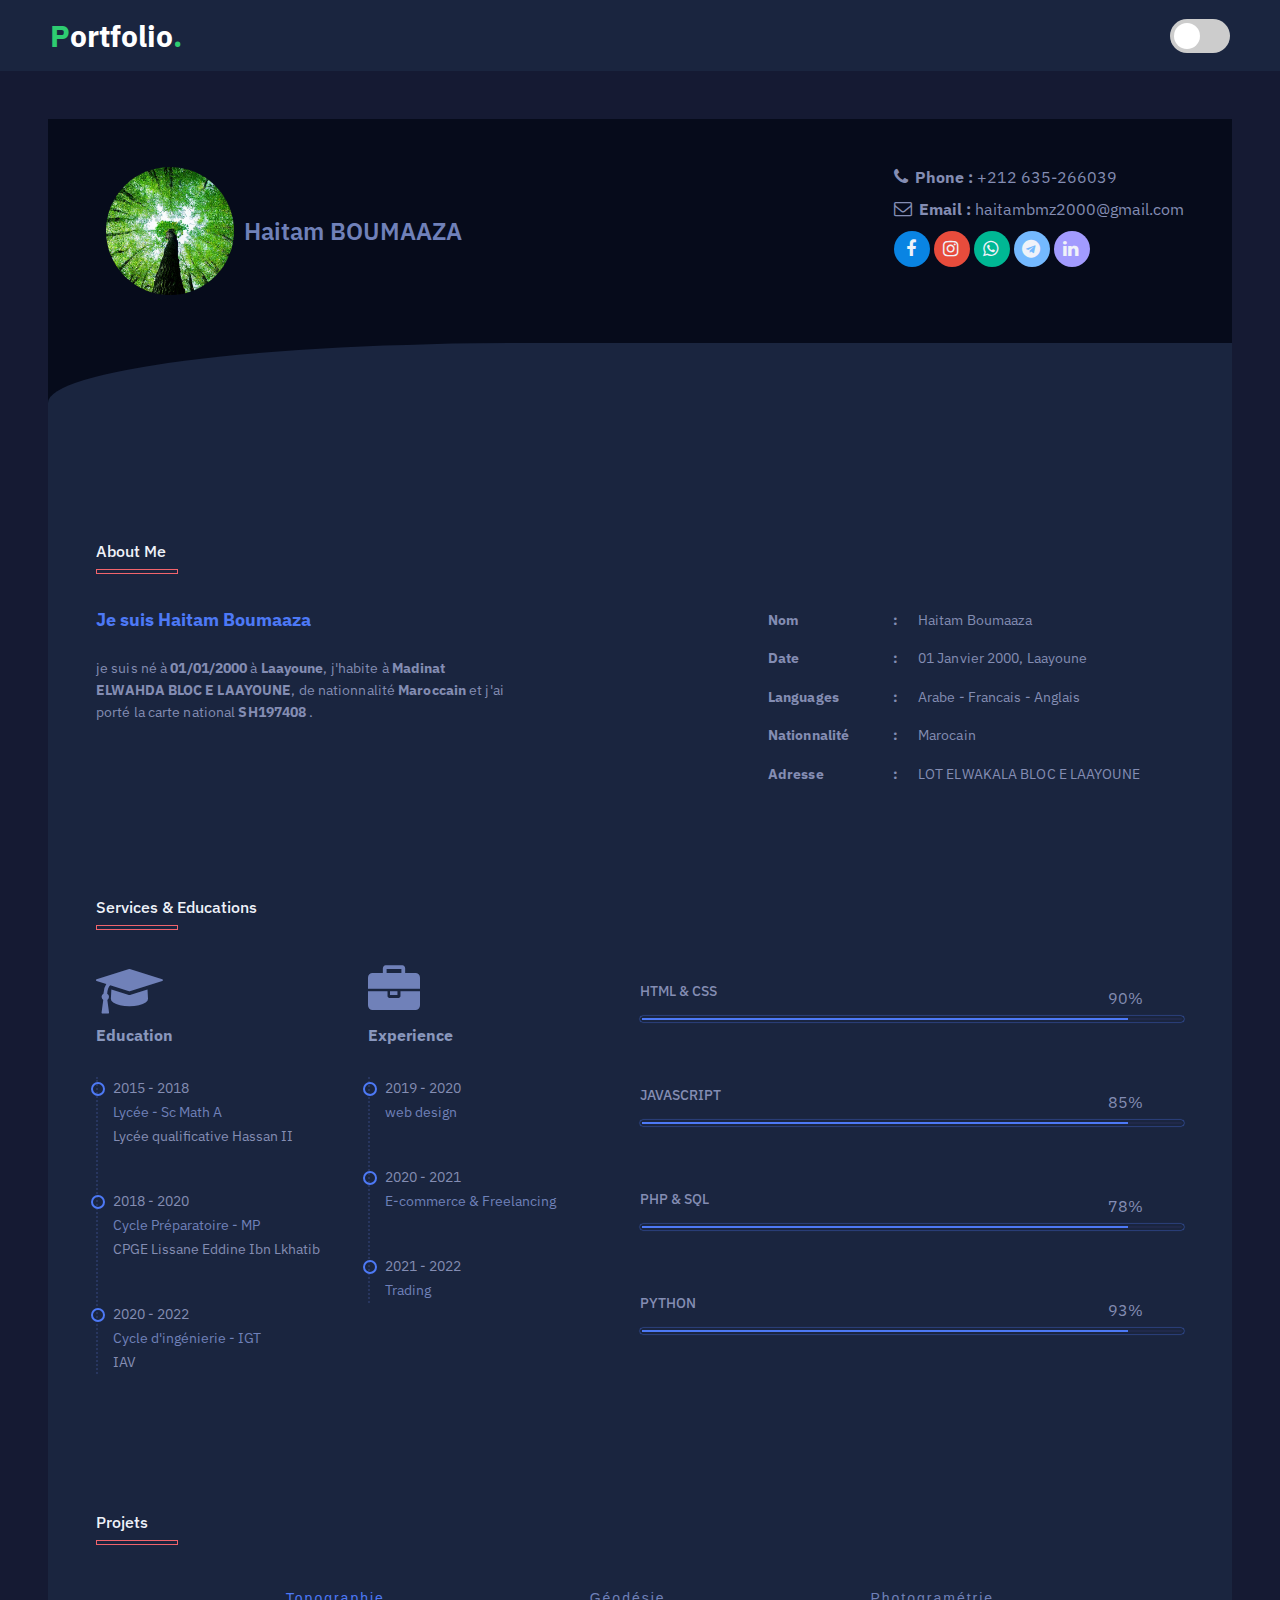
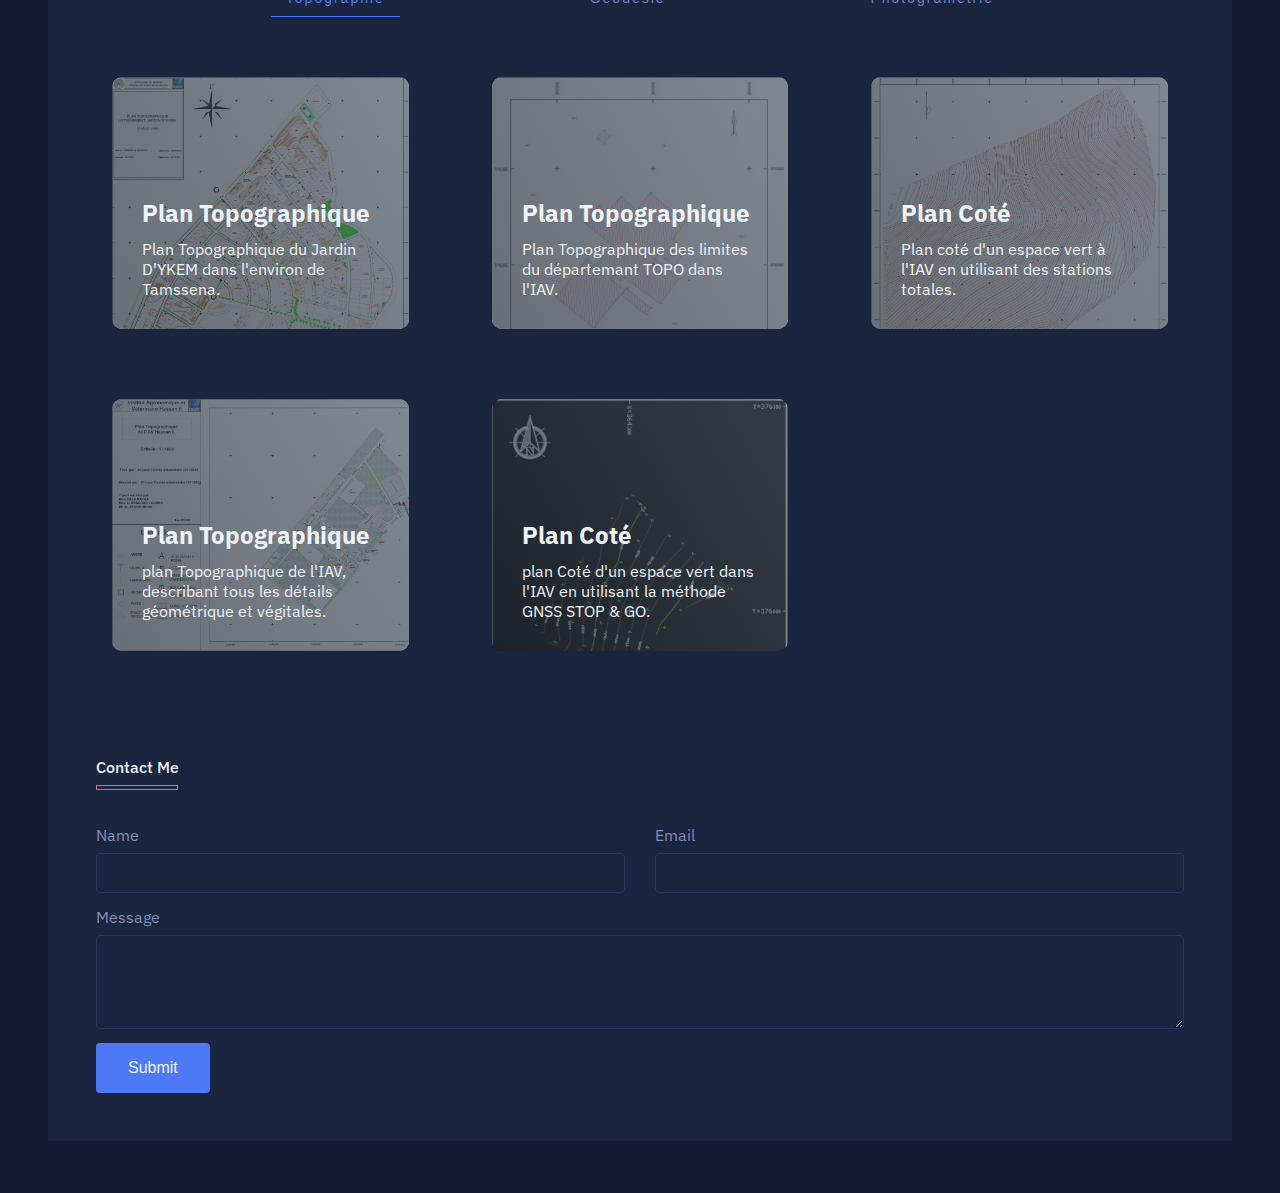
<file: index.html>
<!DOCTYPE html>
<html lang="en">
<head>
    <meta charset="UTF-8">
    <meta http-equiv="X-UA-Compatible" content="IE=edge">
    <meta name="viewport" content="width=device-width, initial-scale=1.0">
    <title>HaiSan PORTFOLIO</title>
    <!-- Font : -->
    <link rel="preconnect" href="https://fonts.googleapis.com">
    <link rel="preconnect" href="https://fonts.gstatic.com" crossorigin>
    <link href="https://fonts.googleapis.com/css2?family=IBM+Plex+Sans:wght@200;400;600&display=swap" rel="stylesheet">
    
    <!-- Icons : -->
    <link rel="stylesheet" href="https://stackpath.bootstrapcdn.com/font-awesome/4.7.0/css/font-awesome.min.css">
    
    <!-- CSS : -->
    <link rel="stylesheet" href="./css/main.css">

</head>
<body>
    <div class="nav">
        <div class="logo">
            <!-- <img src="./img/favicon.ico" alt=""> -->
            <a href="#" class="brand">
                <h1>P</h1><h1>ortfolio</h1><h1>.</h1>
            </a>
        </div>
        <div class="theme_switch_wapper">
            <label class="theme_switch" for="checkbox">
                <input type="checkbox" id="checkbox" />
                <div class="slider_mode round_mode"></div>
            </label>
        </div>
    </div>
    <div class="portfolio">
            
        <div class="profile">
            <div class="profile_wrapper">
                <div class="left">
                    <img src="./img/profile.jpg" alt="">
                    <h2>
                        Haitam BOUMAAZA 
                    </h2>
                </div>
                <div class="right">
                    <div class="item">
                        <i class="fa fa-phone" aria-hidden="true"></i>
                        <strong>Phone : </strong> +212 635-266039
                    </div>
                    <div class="item">
                        <i class="fa fa-envelope-o" aria-hidden="true"></i>
                        <strong>Email : </strong> haitambmz2000@gmail.com
                    </div>
                    <div class="item socials">
                        <a href="">
                            <i class="fa fa-facebook" aria-hidden="true"></i>
                        </a>
                        <a href="">
                            <i class="fa fa-instagram" aria-hidden="true"></i>
                        </a>
                        <a href="">
                            <i class="fa fa-whatsapp" aria-hidden="true"></i>
                        </a>
                        <a href="">
                            <i class="fa fa-telegram" aria-hidden="true"></i>
                        </a>
                        <a href="">
                            <i class="fa fa-linkedin" aria-hidden="true"></i>
                        </a>
                    </div>
                </div>
            </div>
            <div class="wave"></div>
        </div>

        



        <div class="sec about">
            <h1 class="head">
                About Me
            </h1>
            <div class="cont">
                <div class="left">
                    <h2>Je suis Haitam Boumaaza </h2>
                    <p>
                        je suis né à <strong>01/01/2000</strong> à <strong>Laayoune</strong>, j'habite à <strong>Madinat ELWAHDA BLOC E LAAYOUNE</strong>,
                        de nationnalité <strong>Maroccain</strong> et j'ai porté la carte national <strong>SH197408</strong> .  
                    </p>
                </div>
                <div class="right">
                    <p>
                        <span>Nom</span>
                        <span>Haitam Boumaaza</span>
                    </p>
                    <p>
                        <span>Date</span>
                        <span>01 Janvier 2000, Laayoune</span>
                    </p>
                    <p>
                        <span>Languages</span>
                        <span>Arabe - Francais - Anglais</span>
                    </p>
                    <p>
                        <span>Nationnalité</span>
                        <span>Marocain</span>
                    </p>
                    <p>
                        <span>Adresse</span>
                        <span>LOT ELWAKALA BLOC E LAAYOUNE</span>
                    </p>
                </div>
            </div>
        </div>

        <div class="sec service">
            <h1 class="head">
                Services & Educations
            </h1>
            <div class="cont">
                <div class="left">
                    <div class="left_l">
                        <div class="head_">
                            <i class="fa fa-graduation-cap" aria-hidden="true"></i>
                            <h5>
                                Education
                            </h5> 
                        </div>
                        <div class="timeline">
                            <div class="item">
                                <p>2015 - 2018</p>
                                <p class="center">Lycée - Sc Math A</p>
                                <p>Lycée qualificative Hassan II</p>
                            </div>
                            <div class="item">
                                <p>2018 - 2020</p>
                                <p class="center">Cycle Préparatoire - MP</p>
                                <p>CPGE Lissane Eddine Ibn Lkhatib</p>
                            </div>
                            <div class="item">
                                <p>2020 - 2022</p>
                                <p class="center">Cycle d'ingénierie - IGT</p>
                                <p>IAV</p>
                            </div>
                        </div>                           
                    </div>
                    <div class="left_r">
                        <div class="head_">
                            <i class="fa fa-briefcase" aria-hidden="true"></i>
                            <h5>
                                Experience
                            </h5> 
                        </div>
                        <div class="timeline">
                            <div class="item">
                                <p>2019 - 2020</p>
                                <p class="center">web design</p>
                            </div>
                            <div class="item">
                                <p>2020 - 2021</p>
                                <p class="center">E-commerce & Freelancing</p>
                            </div>
                            <div class="item">
                                <p>2021 - 2022</p>
                                <p class="center">Trading</p>
                            </div>
                        </div>      
                    </div>

                </div>
                <div class="right">
                    <div class="progress_bar">
                        <h4>HTML & CSS</h4>
                        <div class="progress_wrap">
                            <span data-percent="78" class="bar">
                                <span class="perc">90%</span>
                            </span>
                        </div>
                    </div>
                    <div class="progress_bar">
                        <h4>JavaScript</h4>
                        <div class="progress_wrap">
                            <span data-percent="78" class="bar">
                                <span class="perc">85%</span>
                            </span>
                        </div>
                    </div>
                    <div class="progress_bar">
                        <h4>PHP & SQL</h4>
                        <div class="progress_wrap">
                            <span data-percent="78" class="bar">
                                <span class="perc">78%</span>
                            </span>
                        </div>
                    </div>
                    <div class="progress_bar">
                        <h4>Python</h4>
                        <div class="progress_wrap">
                            <span data-percent="78" class="bar">
                                <span class="perc">93%</span>
                            </span>
                        </div>
                    </div>
                </div>
            </div>
        </div>
        
        <div class="sec projects">
            <h1 class="head">
                Projets
            </h1>
            <div class="tab">
                <button class="tab_link active" onclick="tab(event, 't')">
                    Topographie
                </button>
                <button class="tab_link" onclick="tab(event, 'g')">
                    Géodésie
                </button>
                <button class="tab_link" onclick="tab(event, 'p')">
                    Photogramétrie
                </button>
            </div>
            
            <div id="t" class="cont_project">
                <a href="./img/projects/t1.jpg" class="item" style="background-image: url(./img/projects/t1.jpg);">
                    <!-- <div class="icon">
                        <img src="https://img.icons8.com/bubbles/100/000000/services.png"/>
                    </div> -->
                    <h2>
                        Plan Topographique
                    </h2>
                    <p>
                        Plan Topographique du Jardin D'YKEM dans l'environ de Tamssena.
                    </p>
                </a>

                <a href="./img/projects/t2.jpg" class="item" style="background-image: url(./img/projects/t2.jpg);">
                    <!-- <div class="icon">
                        <img src="https://img.icons8.com/bubbles/100/000000/services.png"/>
                    </div> -->
                    <h2>
                        Plan Topographique
                    </h2>
                    <p>
                        Plan Topographique des limites du départemant TOPO dans l'IAV.
                    </p>
                </a>

                <a href="./img/projects/t3.jpg" class="item" style="background-image: url(./img/projects/t3.jpg);">
                    <!-- <div class="icon">
                        <img src="https://img.icons8.com/bubbles/100/000000/services.png"/>
                    </div> -->
                    <h2>
                        Plan Coté
                    </h2>
                    <p>
                        Plan coté d'un espace vert à l'IAV en utilisant des stations totales.
                    </p>
                </a>

                <a href="./img/projects/t4.jpg" class="item" style="background-image: url(./img/projects/t4.jpg);">
                    <!-- <div class="icon">
                        <img src="https://img.icons8.com/bubbles/100/000000/services.png"/>
                    </div> -->
                    <h2>
                        Plan Topographique
                    </h2>
                    <p>
                        plan Topographique de l'IAV, describant tous les détails géométrique et végitales.
                    </p>
                </a>

                <a href="./img/projects/t5.jpg" class="item" style="background-image: url(./img/projects/t5.jpg);">
                    <!-- <div class="icon">
                        <img src="https://img.icons8.com/bubbles/100/000000/services.png"/>
                    </div> -->
                    <h2>
                        Plan Coté
                    </h2>
                    <p>
                        plan Coté d'un espace vert dans l'IAV en utilisant la méthode GNSS STOP & GO.
                    </p>
                </a>

                
            </div>
            
            <div id="g" class="cont_project" style="display: none;">
                <a href="./img/projects/g1.PNG" class="item"  style="background-image: url(./img/projects/g1.PNG);">
                    <!-- <div class="icon">
                        <img src="https://img.icons8.com/bubbles/100/000000/services.png"/>
                    </div> -->
                    <h2>
                        projet 1
                    </h2>
                    <p>
                        Projet Géodésique de la densification de la zone de Tamssena.
                    </p>
                </a>

                <a href="./img/projects/g2.PNG" class="item"  style="background-image: url(./img/projects/g2.PNG);">
                    <!-- <div class="icon">
                        <img src="https://img.icons8.com/bubbles/100/000000/services.png"/>
                    </div> -->
                    <h2>
                        projet 2
                    </h2>
                    <p>
                        Projet Géodésique de la densification de l'IAV.
                    </p>
                </a>

                
                
            </div>

            <div id="p" class="cont_project" style="display: none;">
                <a href="./img/projects/p1.jpg" class="item"  style="background-image: url(./img/projects/p1.jpg);">
                    <!-- <div class="icon">
                        <img src="https://img.icons8.com/bubbles/100/000000/services.png"/>
                    </div> -->
                    <h2>
                        projet 1
                    </h2>
                    <p>
                        Projet Cartographique de la zone Rabat-Salé.
                    </p>
                </a>

                <a href="./img/projects/p2.jpg" class="item"  style="background-image: url(./img/projects/p2.jpg);">
                    <!-- <div class="icon">
                        <img src="https://img.icons8.com/bubbles/100/000000/services.png"/>
                    </div> -->
                    <h2>
                        projet 2
                    </h2>
                    <p>
                        Projet de Restitution de la zone de Tamssena.
                    </p>
                </a>

                
                
            </div>
        
        </div>

        <div class="sec contact">
            <h1 class="head">
                Contact Me
            </h1>
            <form action="" class="form">
                <div class="inputs">
                    <div>
                        <label for="">Name</label>
                        <input type="text">
                    </div>
                    <div>
                        <label for="">Email</label>
                        <input type="email">
                    </div>
                </div>
                <div class="message">
                    <label for="">Message</label>
                    <textarea name="" id="" cols="30" rows="4"></textarea>
                </div>
                <button type="submit">
                    Submit
                </button>
            </form>
        </div>
    </div>
</body>

<script src="./js/script.js"></script>

</html>
</file>
<file: css/main.css>
:root
    {
        --primary : #1a253f;
        --dark : #151A33;
        --secondary : #2b55cc;
        --info : #4d79f6;
        --ternary : #848db3;
        --pure : #eff2f9;
        --fade : #7081b9;
        --mild : #8997bd;
        --footer : #212A4A;
        --black:#060b1b;
        --twitter: #4ac7ec;
        --dribbble : #ff5da0;
        --success : #1ecab8;
        --danger : #f1646c;
        --dark-blue : #28365f;
        --dark-gray: #171f33;
        --yellow: #f3c74d;


        --p-1: #d4aee0;
        --p-2: #8975b4;
        --p-3: #64518a;
        --p-4: #565190;

        --b-1: #44abac;
        --b-2: #2ca7d8;
        --b-3: #1482ce;
        --b-4: #05597c;

        --g-1: #b2dd57;
        --g-2: #57c443;
        --g-3: #05b853;
        --g-4: #19962e;

        --y-1: #fdc82e;
        --y-2: #fd9c2e;
        --y-3: #d5385a;
        --y-4: #911750;

        --s-1: #d9d9d9;
        --s-2: #9e9e9e;
        --s-3: #666666;
        --s-4: #2b2b2b;
    }

[data-theme="dark"]
    {
        --primary : #848db3;
        --dark : #eff2f9;
        --secondary : #2b55cc;
        --info : #4d79f6;
        --ternary : #151A33;
        --pure : #212A4A;
        --fade : #7081b9;
        --mild : #8997bd;
        --footer : #eff2f9;
        --black:#fff;
        --twitter: #4ac7ec;
        --dribbble : #ff5da0;
        --success : #1ecab8;
        --danger : #f1646c;
        --dark-blue : #28365f;
        --dark-gray: #171f33;
        --yellow: #f3c74d;
    }

*
    {
        margin:0;
        padding:0;
        box-sizing: border-box;
    }

body
    {
        background-color: var(--dark);
        font-family: 'IBM Plex Sans', sans-serif;
    }

/* LOADER : */
/* 
#loader_cont
    {
        display: flex;
        flex-direction: column;
        align-items: center;
        justify-content: center;
        background-color: #2b2b2b;
        margin: 0;
        min-height: 100vh;
    }
.loader
    {
        width: 264px;
        height: 264px;
        display: flex;
        flex-wrap: wrap;
    }

.loader .a
    {
        width: 64px;
        height: 64px;
        margin: 1px;
        background-color: transparent;
        box-sizing: border-box;
        border: 1px solid white;
        transition: background-color .3s linear;
    } */

/* 
#loader_cont {
    background-color: #2b2b2b;
    margin: 0;
    min-height: 100vh;
}
.loader {
    position: absolute;
    top: 50%;
    left: 50%;
    transform: translate(-50%, -50%);
    display: flex;
    }

#loader_cont .sec_left{
    position: fixed;
    top: 0;
    width: 51%;
    height: 100%;
    background: #fff;
    z-index: 1000;
    left: 0;
}
#loader_cont .sec_right{
    position: fixed;
    top: 0;
    width: 51%;
    height: 100%;
    background: #fff;
    z-index: 1000;
    right: 0;
    }
    
#loader_cont .loader-section.section-left{
    transform: translateX(-100%);
    transition: all 0.7s 0.3s cubic-bezier(0.645, 0.045, 0.355, 1.000);
    }
#loader_cont .loader-section.section-right{
    transform: translateX(100%);
    transition: all 0.7s 0.3s cubic-bezier(0.645, 0.045, 0.355, 1.000);
    }


.bar {
    width: 10px;
    height: 70px;
    background: #fff;
    display: inline-block;
    transform-origin: bottom center;
    border-top-right-radius: 20px;
    border-top-left-radius: 20px;
    animation: loader 1.2s linear infinite;
    }
.bar1 {
    animation-delay: 0.1s;
    }
.bar2 {
    animation-delay: 0.2s;
    }
.bar3 {
    animation-delay: 0.3s;
    }
.bar4 {
    animation-delay: 0.4s;
    }
.bar5 {
    animation-delay: 0.5s;
    }
.bar6 {
    animation-delay: 0.6s;
    }
.bar7 {
    animation-delay: 0.7s;
    }
.bar8 {
    animation-delay: 0.8s;
    }
    
@keyframes loader {
    0% {
        transform: scaleY(0.1);
        background: transparent;
    }
    50% {
        transform: scaleY(1);
        background: #f3c74d;
    }
    100% {
        transform: scaleY(0.1);
        background: transparent;
    }
    }
    */ 
    
/* NAv */
.nav
    {
        display: flex;
        justify-content: space-between;
        align-items: center;
        padding: 16px 50px;
        background-color: var(--primary);

    }


.brand
    {
        text-decoration: none;
        
    }
.brand h1
    {
        text-decoration: none;
        color: #fff;
        display: inline;
        font-size: 30px;
    }

.brand  h1:nth-child(1)
    {
        color: #2ecc71;
    }

.brand h1:nth-child(3)
    {
        color: #2ecc71;
    }


    .theme_switch_wapper
    {
        display: flex;
        align-items: center;
    }

.theme_switch {
    display: inline-block;
    height: 34px;
    position: relative;
    width: 60px;
    }

.theme_switch input {
    display:none;
    }

.slider_mode {
    background-color: #ccc;
    bottom: 0;
    cursor: pointer;
    left: 0;
    position: absolute;
    right: 0;
    top: 0;
    transition: .4s;
    }

.slider_mode:before {
    background-color: #fff;
    bottom: 4px;
    content: "";
    height: 26px;
    left: 4px;
    position: absolute;
    transition: .4s;
    width: 26px;
    }

input:checked + .slider_mode 
{
    background-color: var(--dark);
    }

input:checked + .slider_mode:before {
    transform: translateX(26px);
    }

.slider_mode.round_mode {
    border-radius: 34px;
    }

.slider_mode.round_mode:before {
    border-radius: 50%;
    }


/* PORTFOLIO : */

/* Profile : */

.portfolio
    {
        margin: 3rem;
        background-color: var(--primary);
    }
.sec 
    {
        padding: 3rem;
    }

.profile
    {
        background-color: var(--black);
    }

.profile_wrapper
    {
        display: flex;
        justify-content: space-between;
        padding: 3rem;

    }
.profile .left
    {
        display: flex;
        align-items: center;
    }

.profile img
    {
        height: 128px;
        width: 128px;
        margin: auto 10px;
        border-radius: 50%;
    }

.profile h2
    {
        color: var(--fade);
        font-size: 24px;
        font-weight: 600;
    }


.profile .right .item
    {
        color: var(--ternary);
        margin-bottom: 12px;
    }

.profile .right .item i 
    {
        font-size: 18px;
        margin-right: 3px;
    }

.profile .right .socials a
    {
        display:inline-block;
        width:36px;
        height:36px;
        border-radius: 50%;
        color:var(--pure);
        text-align:center;
        line-height:36px;

    }

.profile .right .socials a:nth-child(1)
    {
        background-color: #0984e3;
    }

.profile .right .socials a:nth-child(2)
    {
        background-color: #e74c3c;
    }

.profile .right .socials a:nth-child(3)
    {
        background-color: #00b894;
    }

.profile .right .socials a:nth-child(4)
    {
        background-color: #74b9ff;
    }

.profile .right .socials a:nth-child(5)
    {
        background-color: #a29bfe;
    }

/* Wave : */
.wave
    {
        background-color: var(--primary);
        width: 100%;
        height: 150px;
        border-top-left-radius: 40%;
    }


/* About us : */

.head
    {
        font-size: 16px;
        font-weight: 500;
        color:var(--pure);
        margin-bottom:3rem;
        text-shadow: 0 0 1px rgba(40, 54, 95, 0.1);
        position: relative;
    }

.head::after
    {
        content: '';
        height: 3px;
        width: 80px;
        position: absolute;
        top: 28px;
        left:0;
        border: 1px solid var(--danger);
        /* background-color: var(--danger); */
    }
.about .cont
    {
        display: grid;
        grid-template-columns: 1fr 1fr;
        grid-gap: 16rem;
    }

.about .cont h2
    {
        color: var(--info);
        font-size: 18px;
        line-height: 22px;
        font-weight: 700;
        margin-bottom: 1.6rem;
    }

.about .cont .left p 
    {
        color: var(--ternary);
        font-size: 14px;
        line-height: 1.6;
        letter-spacing: 0.1px;
        margin-bottom: 1rem;
    }

.about .cont .right p 
    {
        line-height: 1.6;
        font-size: 14px;
        color: var(--ternary);
        letter-spacing: 0.1px;
        margin-bottom: 1rem;
    }

.about .cont .right p span:nth-child(1) 
    {
        width: 130px;
        float: left;
        font-weight: 700;
        padding-right: 10px;
        display: block;
        position: relative;
    }

.about .cont .right p span:nth-child(2) 
    {
        padding-left: 150px;
        display: block;
    }


.about .cont .right p span:nth-child(1):after  
    {
        content: ":";
        position: absolute;
        right: 0;
        top: 0;
    }

.service .cont 
    {
        display:grid;
        grid-template-columns: 1fr 1fr;
        align-items: center;
    }

.service .cont .left
    {
        display:grid;
        grid-template-columns: 1fr 1fr;
    }

.service .cont .left .head_
    {
        margin-bottom: 2rem;
    }

.service .cont .left .head_ i
    {
        color: var(--fade);
        font-size: 52px;
    }

.service .cont .left .head_ h5
    {
        font-size: 16px;
        margin-top: 0.5rem;
        color: var(--mild);
    }

.service .cont .timeline p 
    {
        font-size: 14px;
        color: var(--ternary);
        line-height: 1.7;
    }
.service .cont .timeline p.center 
    {
        color: var(--fade);
    }
.service .cont .timeline .item 
    {
        margin-bottom: 2.6rem;
        margin-left: 15px;
        position: relative;
    }

.service .cont .timeline
    {
        border-left: 2px dotted var(--dark-blue);
    }
.service .cont .timeline .item:after 
    {
        content: '';
        position: absolute;
        left: 0;
        top: 5px;
        width:10px;
        height: 10px;
        border: 2px solid var(--info);
        border-radius: 50%;
        margin-left: -22px;
    }
.service .cont .right .progress_bar 
    {
        margin-bottom: 4rem;
    }
.service .cont .right .progress_bar h4
    {
        color: var(--ternary);
        font-size: 14px;
        text-transform: uppercase;
        font-weight: 500;
        margin-bottom: 1rem;
    }

.service .cont .right .progress_bar .progress_wrap
    {
        background: #20294a;
        height: 6px;
        width: 100%;
        box-shadow: 0px 0px 1px 0.25px #4d79f6;
        border-radius: 10px;
        border: 2px solid var(--primary);
    }
.service .cont .right .progress_bar .progress_wrap .bar
    {
        display: block;
        height: 100%;
        background: var(--info);
        width: 90%;
        position: relative;
        transition:all 1s ease-in-out;
    }

.service .cont .right .progress_bar .progress_wrap .perc
    {
        position: absolute;
        right: -15px;
        top:-30px;
        margin-bottom: 10px;
        color: var(--ternary);
        font-size: 16px;
        text-transform: uppercase;
    }

/* PROJECTS : */
.projects .tab
    {
        display: flex;
        align-items: center;
        justify-content: space-evenly;
        margin-bottom: 50px;
    }
.projects .tab .tab_link
    {
        color: var(--fade);
        border: none;
        outline: none;
        background:  none;
        border-bottom: 1px solid transparent;
        padding: 10px 15px;
        font-size: 14px;
        letter-spacing: 2px;
        cursor: pointer;
    }
.projects .tab .active
    {
        border-color: var(--info);
        color: var(--info);
        transition: all .3s ease-in-out;
    }

    
/* Go from zero to full opacity */
@keyframes fadeEffect 
    {
        from {opacity: 0;}
        to {opacity: 1;}
    }

.projects .cont_project
    {
        display: grid;
        grid-template-columns: auto auto auto ;
        gap: 50px;
        animation: fadeEffect 1s; /* Fading effect takes 1 second */

    }


.projects .item
    {
        display: flex;
        flex-direction: column;
        align-items: flex-start;
        justify-content: center;
        background-size: cover;
        background-repeat: no-repeat;
        padding: 30px;
        padding-top: 120px;
        border-radius: 10px;
        margin: 10px 5%;
        position: relative;
        z-index: 1;
        overflow: hidden;
        cursor: pointer;
        color: var(--pure);
        text-decoration: none;
    }





.projects .item::after
    {
        content: '';
        position: absolute;
        left: 0;
        top: 0;
        height: 100%;
        width: 100%;
        background-image: linear-gradient(60deg, #29323c 0%, #485563 100%);
        opacity: .7;
        z-index: -1;
    }

.projects .item h2
    {
        margin-bottom: 10px;
    }


/* CONTACT : */
.contact .inputs
    {
        display: grid;
        grid-template-columns: 1fr 1fr;
        grid-gap: 30px;
        align-items: center;
        margin-bottom: 14px;
    }
.contact .inputs > div
    {
        display: flex;
        flex-direction: column;
    }

.contact .inputs > div label
    {
        color: var(--ternary);
        margin-bottom: 8px;
    }

.contact .message
    {
        display: flex;
        flex-direction: column;
        margin-bottom: 14px;

    }

.contact .message label
    {
        color: var(--ternary);
        margin-bottom: 8px;
    }


.contact .message textarea , .contact .inputs input
    {
        padding: 10px;
        border-radius: 4px;
        background: transparent;
        border: 1px solid var(--dark-blue);
        color: var(--ternary);
        font-size: 16px;
    }

.contact .message textarea:focus ,  .contact .inputs input:focus
    {
        border-color: var(--secondary);
        outline: none;
    }

.contact button
    {
        background: var(--info);
        border: none;
        padding: 1rem 2rem;
        color: var(--pure);
        font-size: 16px;
        border-radius: 4px;
        cursor: pointer;
        transition: all .3s ease-in-out;    

    }

.contact button:hover
    {
        background: var(--secondary);
    }


/* MEDIA : */
@media (max-width: 970px) {
    .profile_wrapper
        {
            flex-direction: column;
            align-items: flex-start;
        }
    .profile_wrapper .right
        {
            align-self: flex-end;
        }

    .about  .cont
        {
            grid-gap: 5rem;
        }
    
    .projects .cont_project
        {
            grid-template-columns: auto auto;
        }
}

@media (max-width:768px)
    {
        .profile_wrapper
            {
                align-items: center;
            }

        .profile_wrapper .left
            {
                margin-bottom: 6rem;
            }
        .profile_wrapper .right
            {
                align-self: center;
            }
        .about .cont
            {
                grid-template-columns: auto;
            }
        .service .cont 
            {
                grid-template-columns: auto;
            }
        .projects .cont_project
            {
                grid-template-columns: auto ;
            }
        .contact .inputs
            {
                grid-template-columns: auto ;

            }
        
        
    }
</file>
